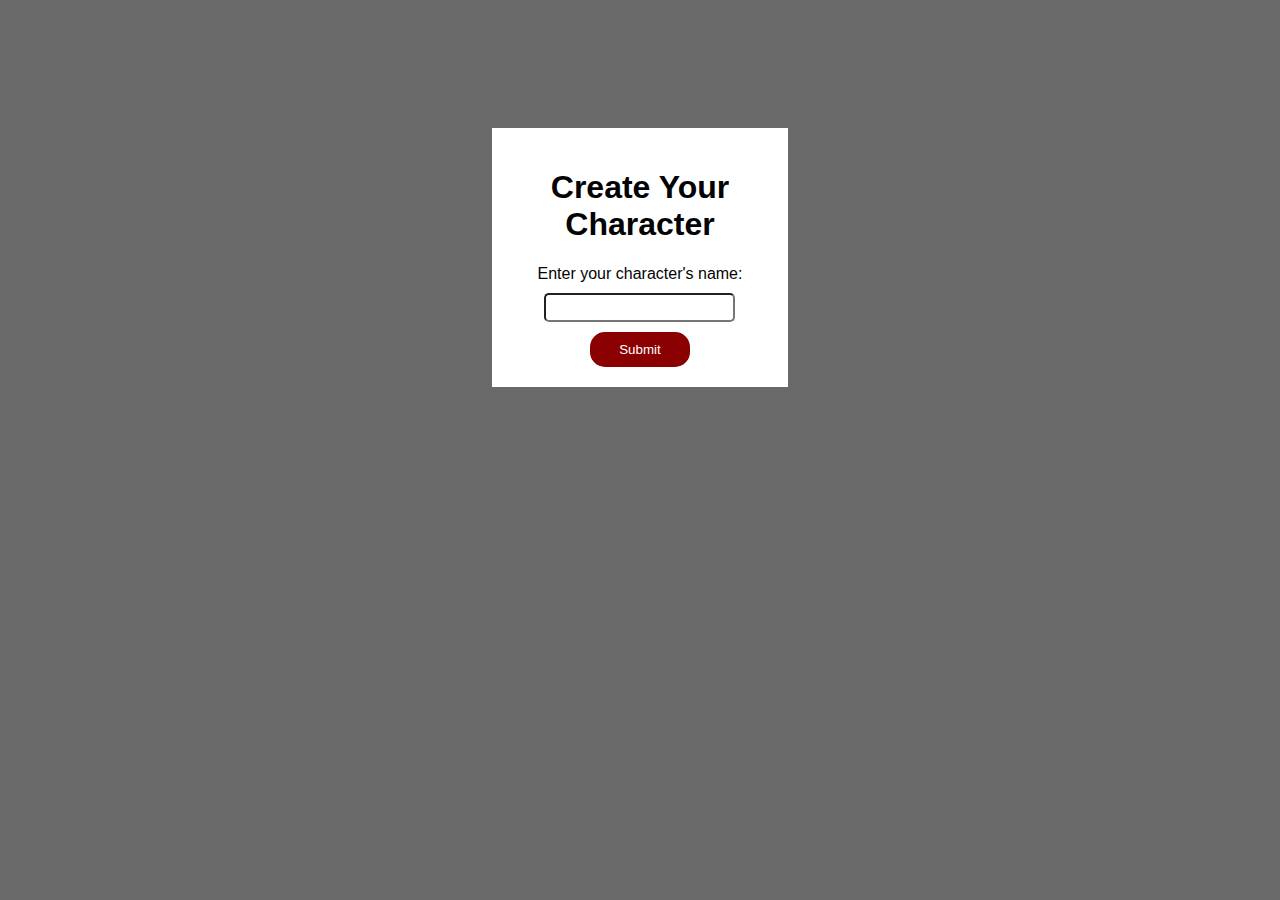
<file: not-fight-club/index.html>
<!DOCTYPE html>
<html lang="en">
  <head>
    <meta charset="UTF-8" />
    <meta name="viewport" content="width=device-width, initial-scale=1.0" />
    <link rel="stylesheet" href="style.css" />
    <title>Not-fight-club</title>
  </head>
  <body>
    <section class="create">
      <h1>Create Your Character</h1>
      <form id="character-form">
        <label for="charname">Enter your character's name:</label><br />
        <input
          type="text"
          id="charname"
          name="charname"
          class="name-field"
        /><br />
        <input type="submit" value="Submit" class="submit-button" />
      </form>
    </section>
    <script src="script.js"></script>
  </body>
</html>
</file>
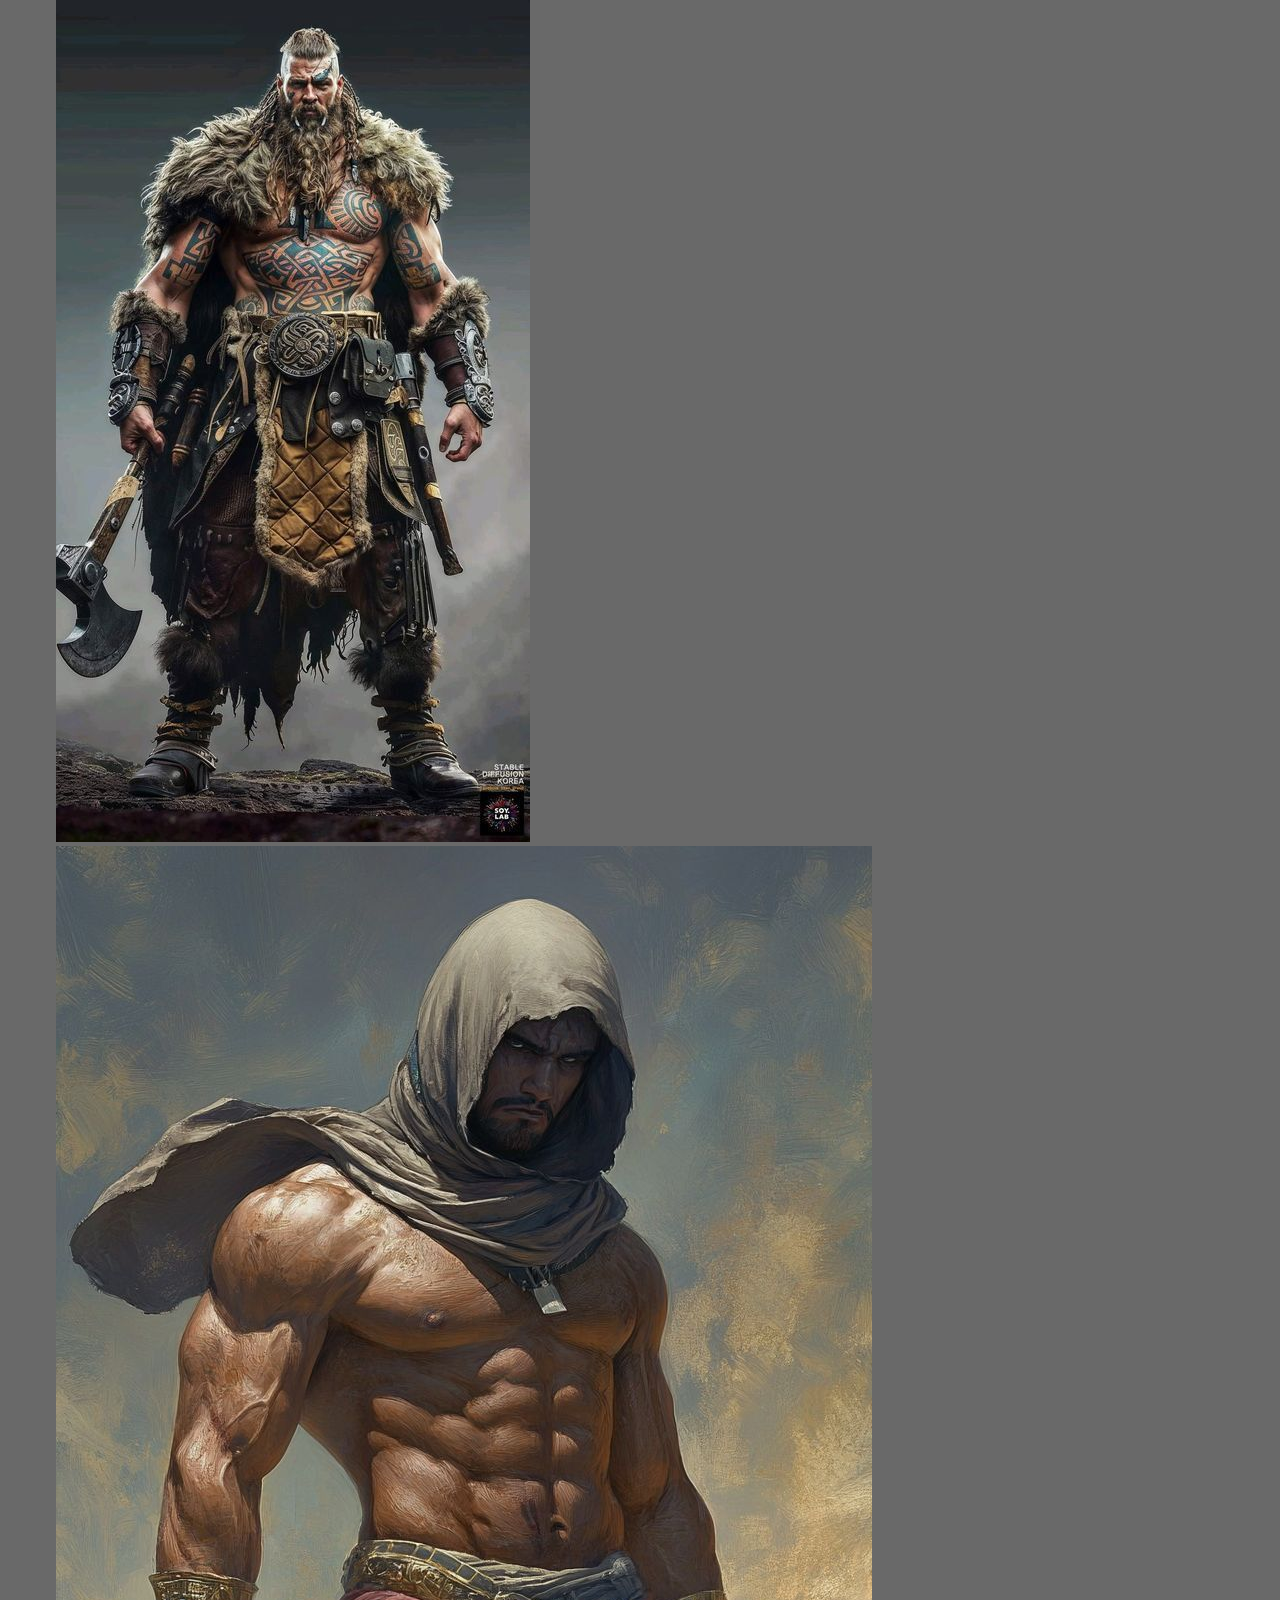
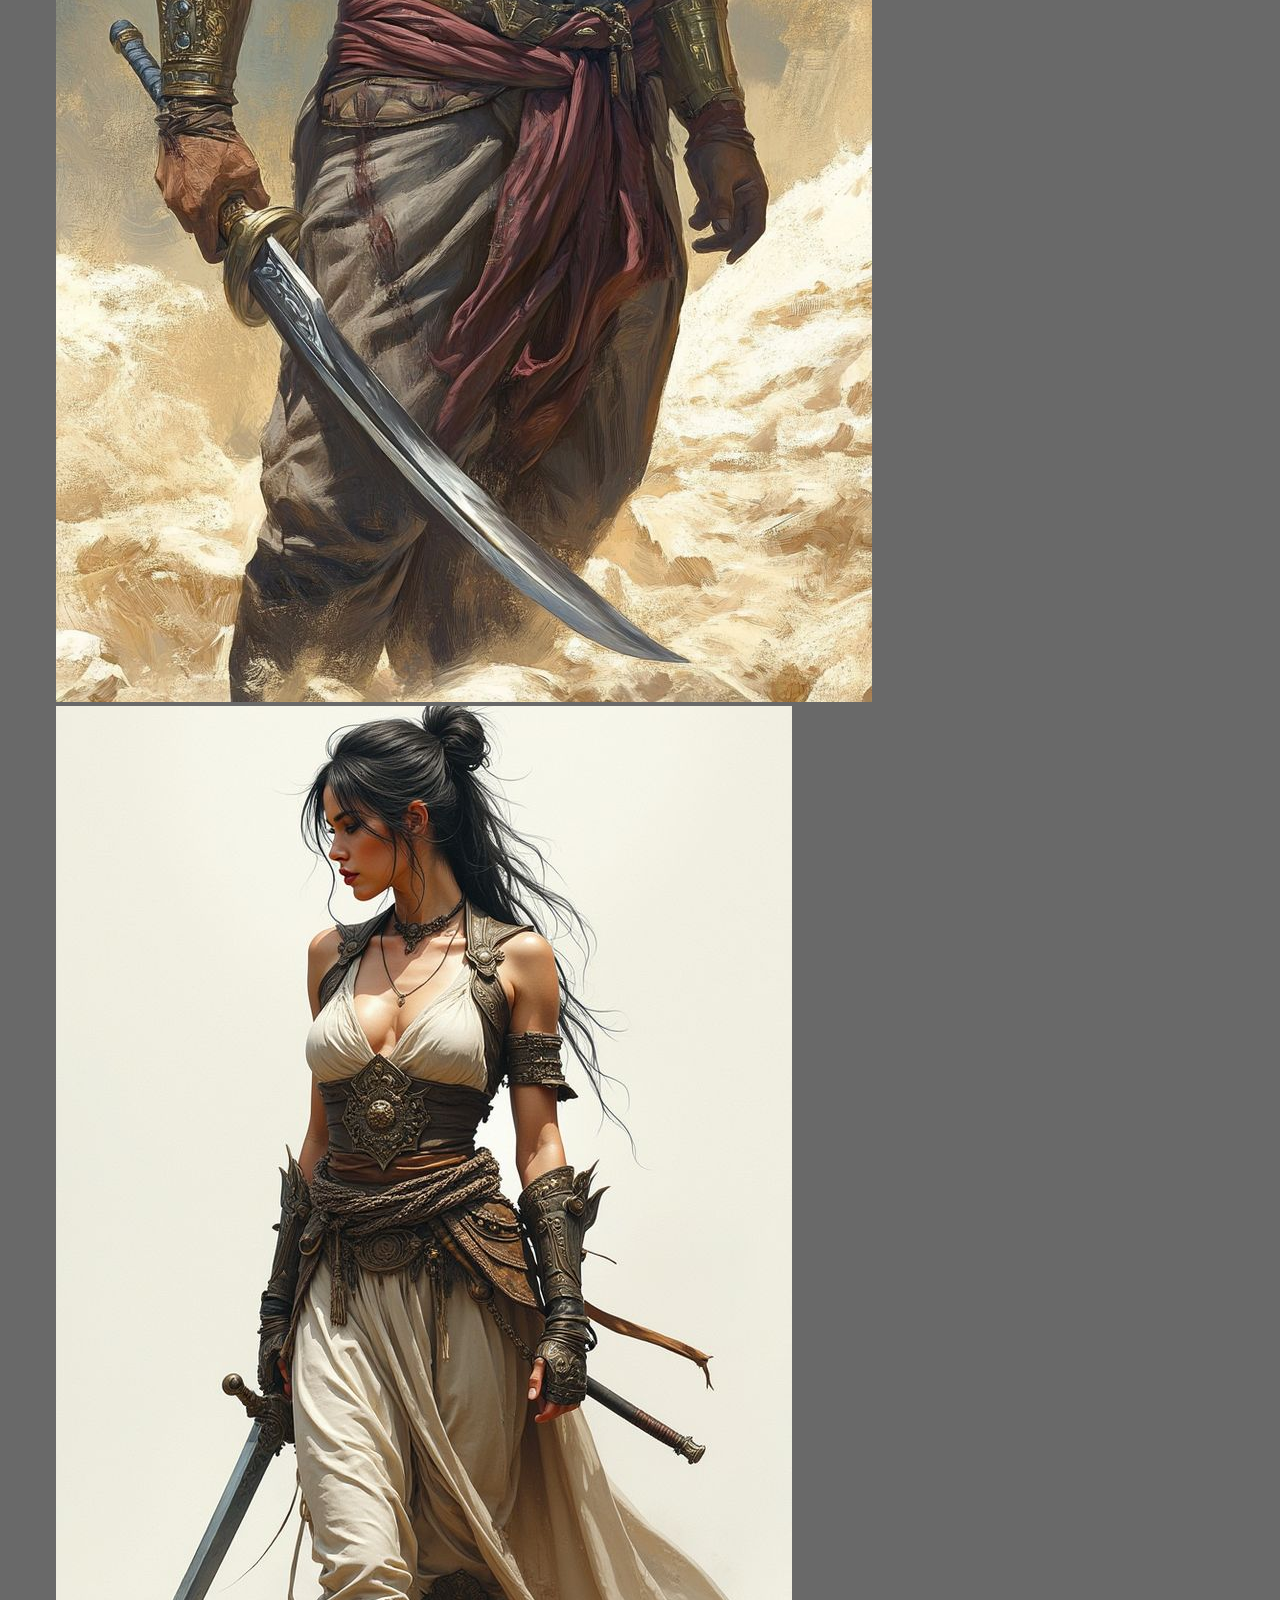
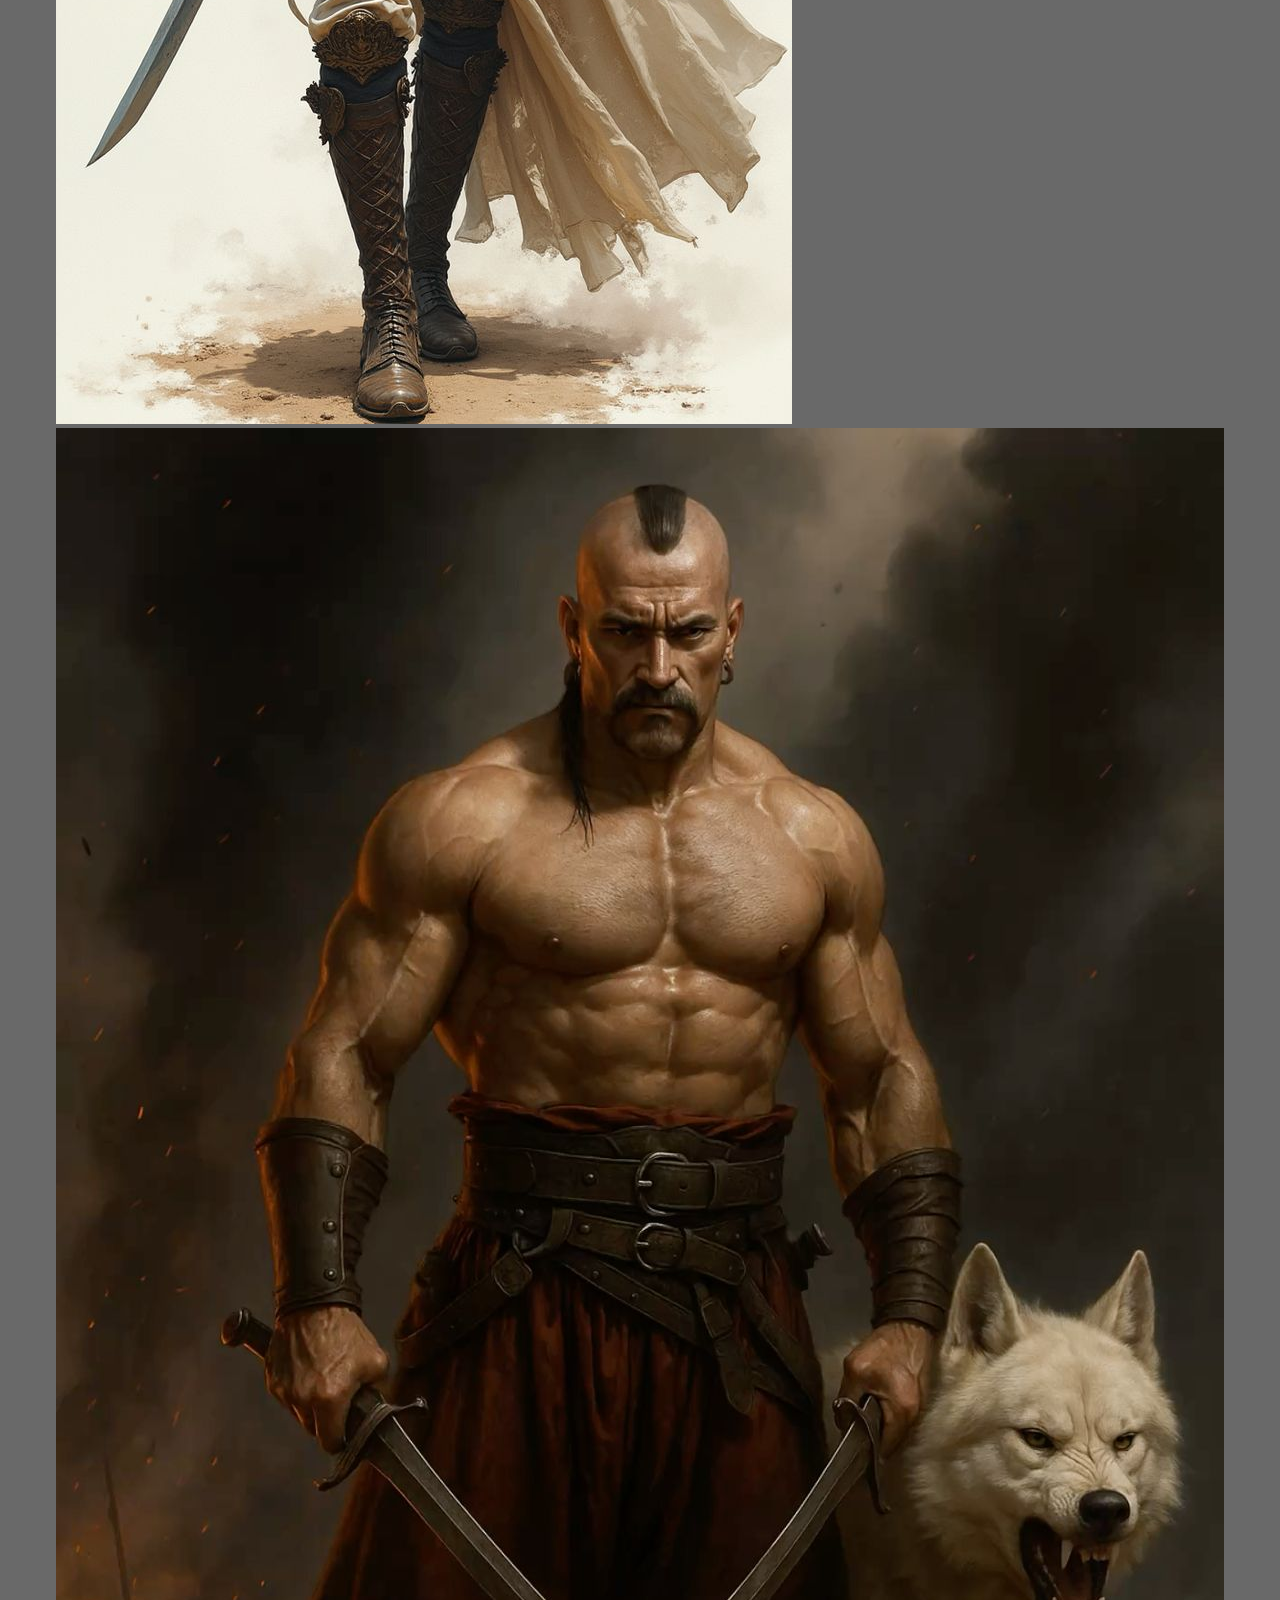
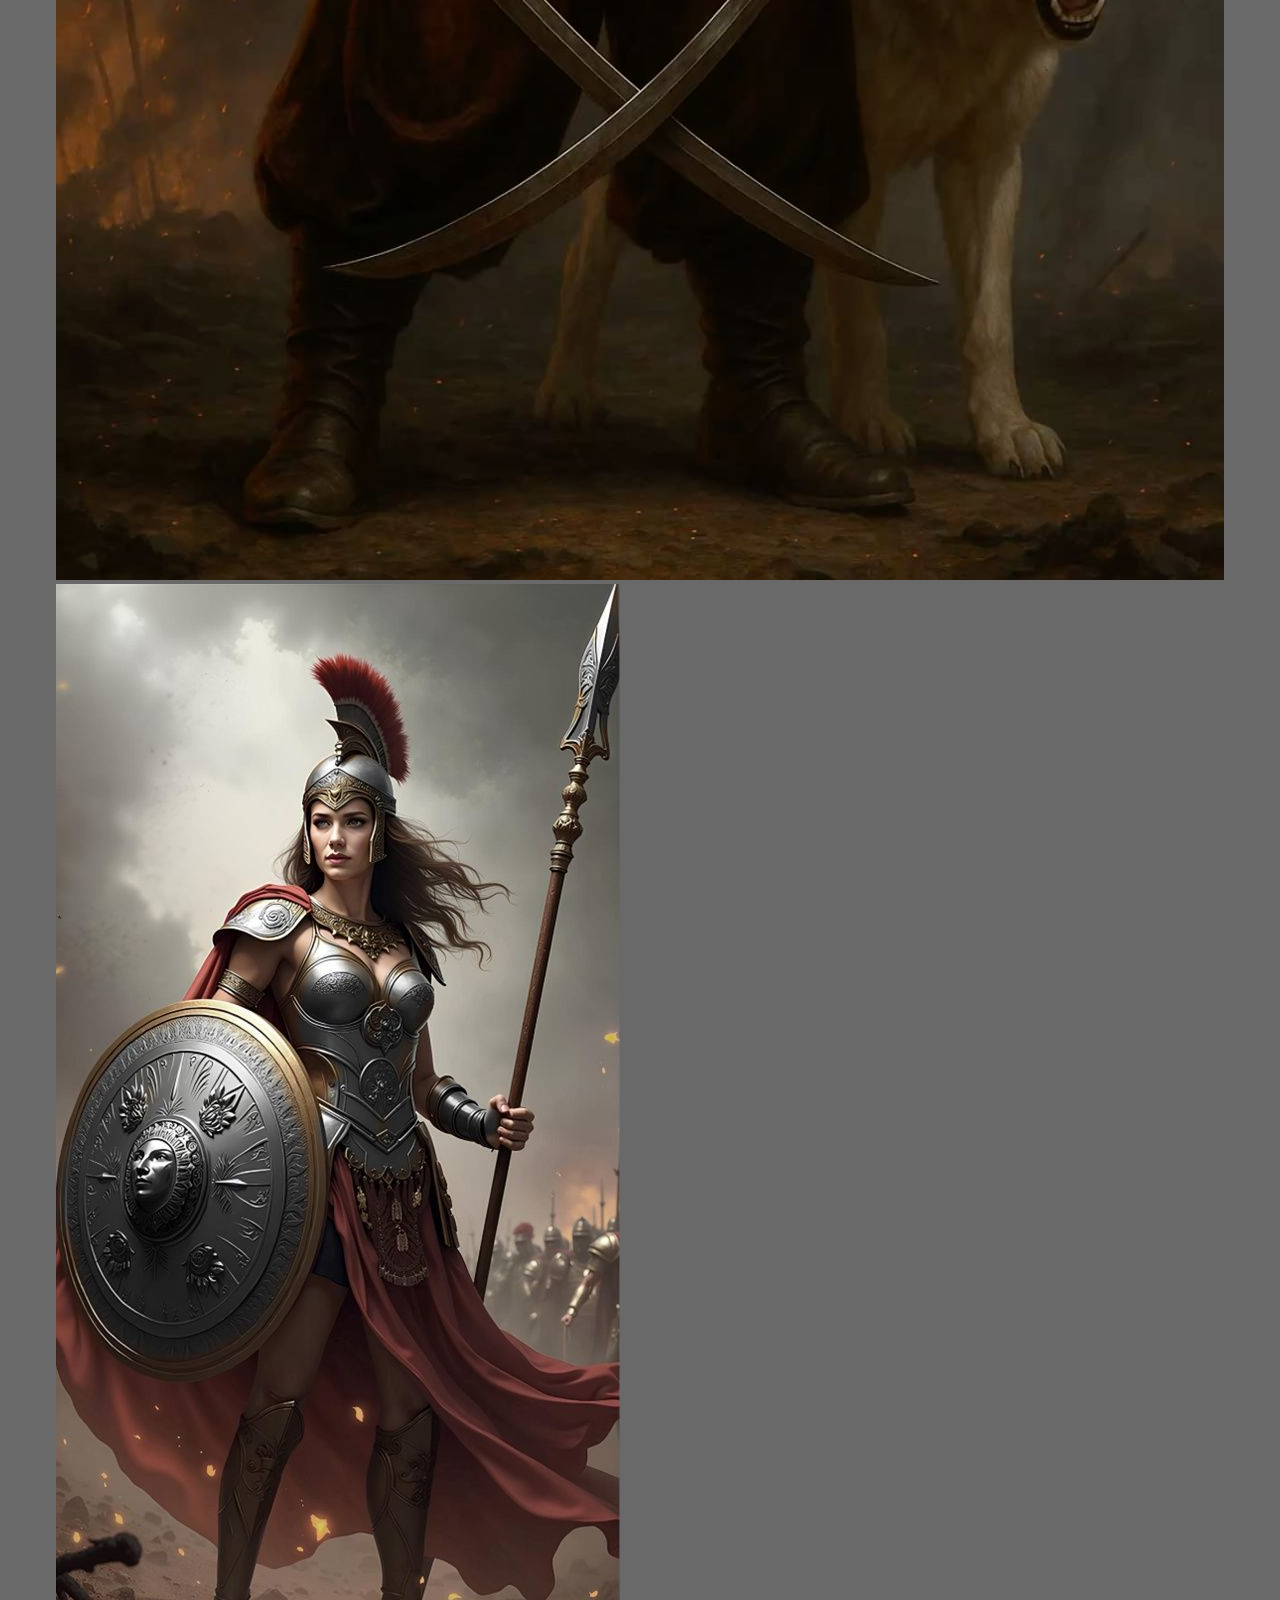
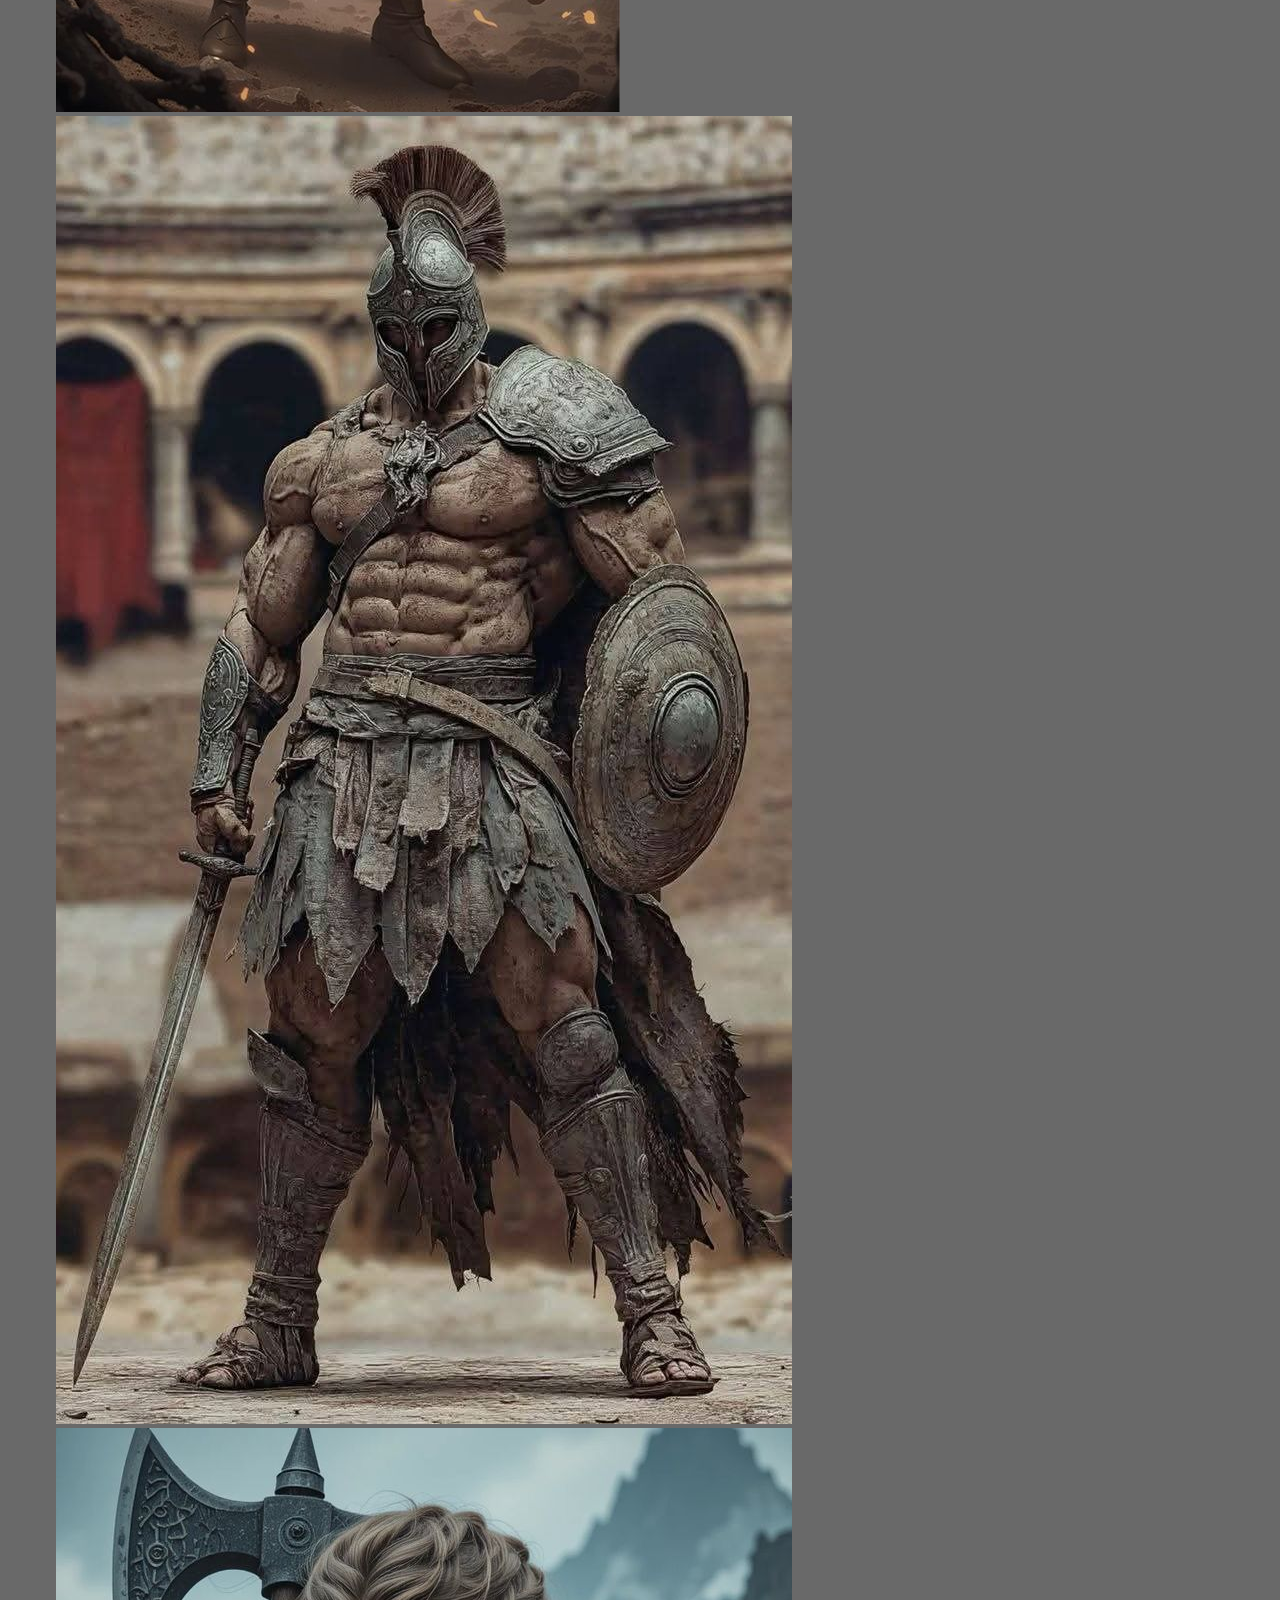
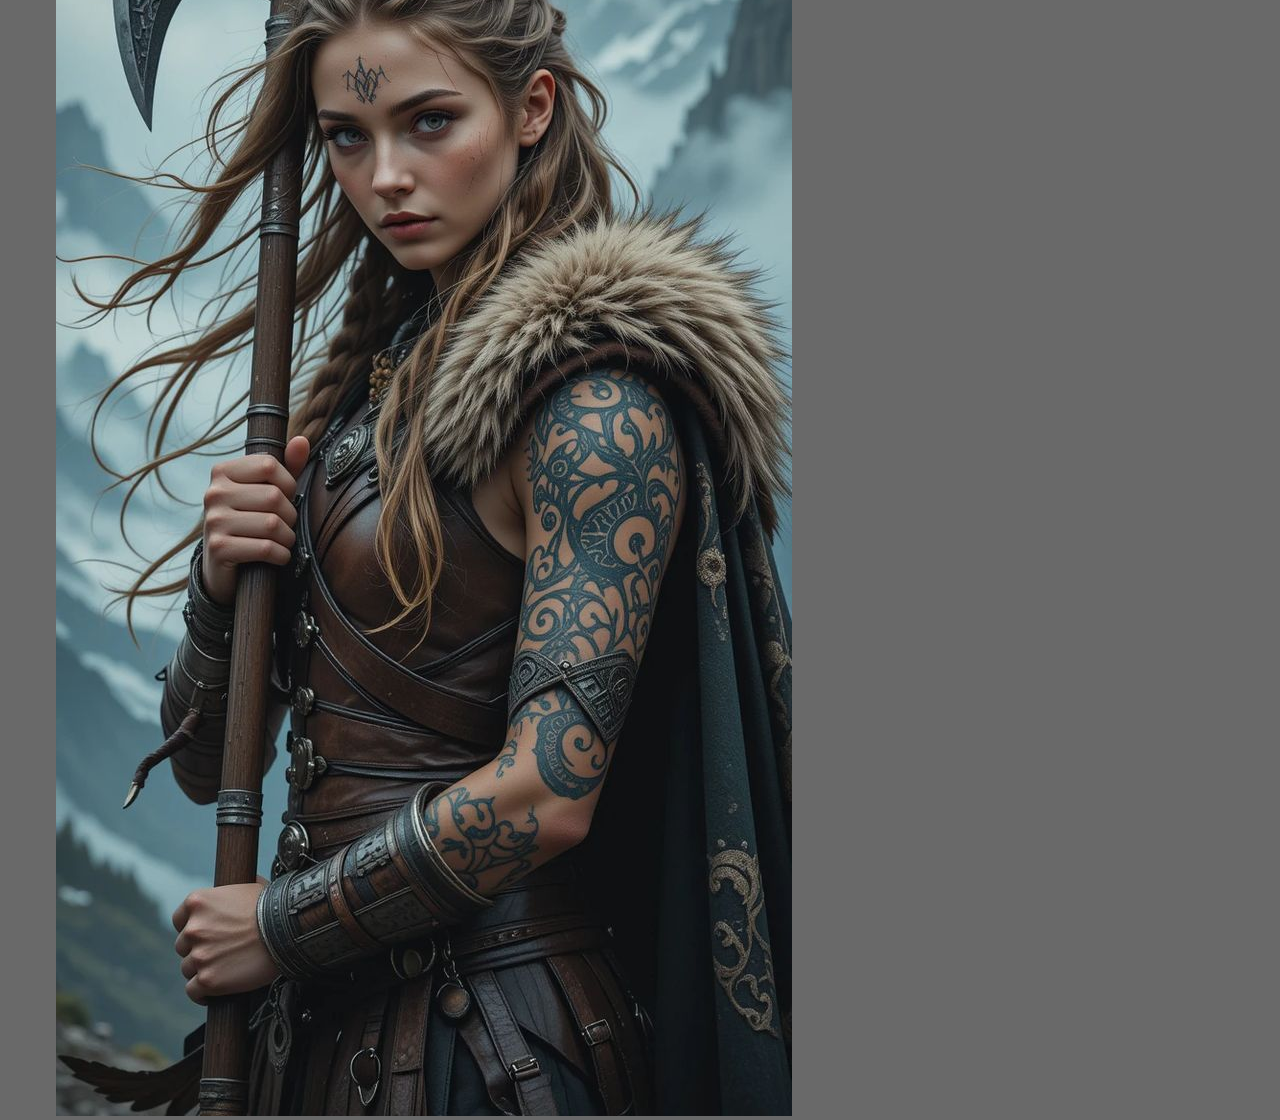
<file: not-fight-club/characters.html>
<!DOCTYPE html>
<html lang="en">
  <head>
    <meta charset="UTF-8" />
    <meta name="viewport" content="width=device-width, initial-scale=1.0" />
    <link rel="stylesheet" href="style.css" />
    <title>Characters</title>
  </head>
  <body>
    <section class="choose">
      <div class="character-image choose-img">
        <img src="assets/16a99e9d5e4d32c3dcc8e6d442bfc132.jpg" alt="warrior" />
      </div>
      <div class="character-image choose-img">
        <img src="assets/4ee1af279d2898fba91afb80b8d1dc2c.jpg" alt="warrior" />
      </div>
      <div class="character-image choose-img">
        <img src="assets/79bcafa19b9884b30af538492f53320e.jpg" alt="warrior" />
      </div>
      <div class="character-image choose-img">
        <img src="assets/8f93af558afc5a3cb86db588211bc9f1.jpg" alt="warrior" />
      </div>
      <div class="character-image choose-img">
        <img src="assets/ba06ef329efc1b01f6dfd899c5be3585.jpg" alt="warrior" />
      </div>
      <div class="character-image choose-img">
        <img src="assets/d9fc24194bcce0f329db90229761117f.jpg" alt="warrior" />
      </div>
      <div class="character-image choose-img">
        <img src="assets/e86f02943c264b3ff1a602a905e1f554.jpg" alt="warrior" />
      </div>
    </section>
    <script src="characters.js"></script>
  </body>
</html>
</file>
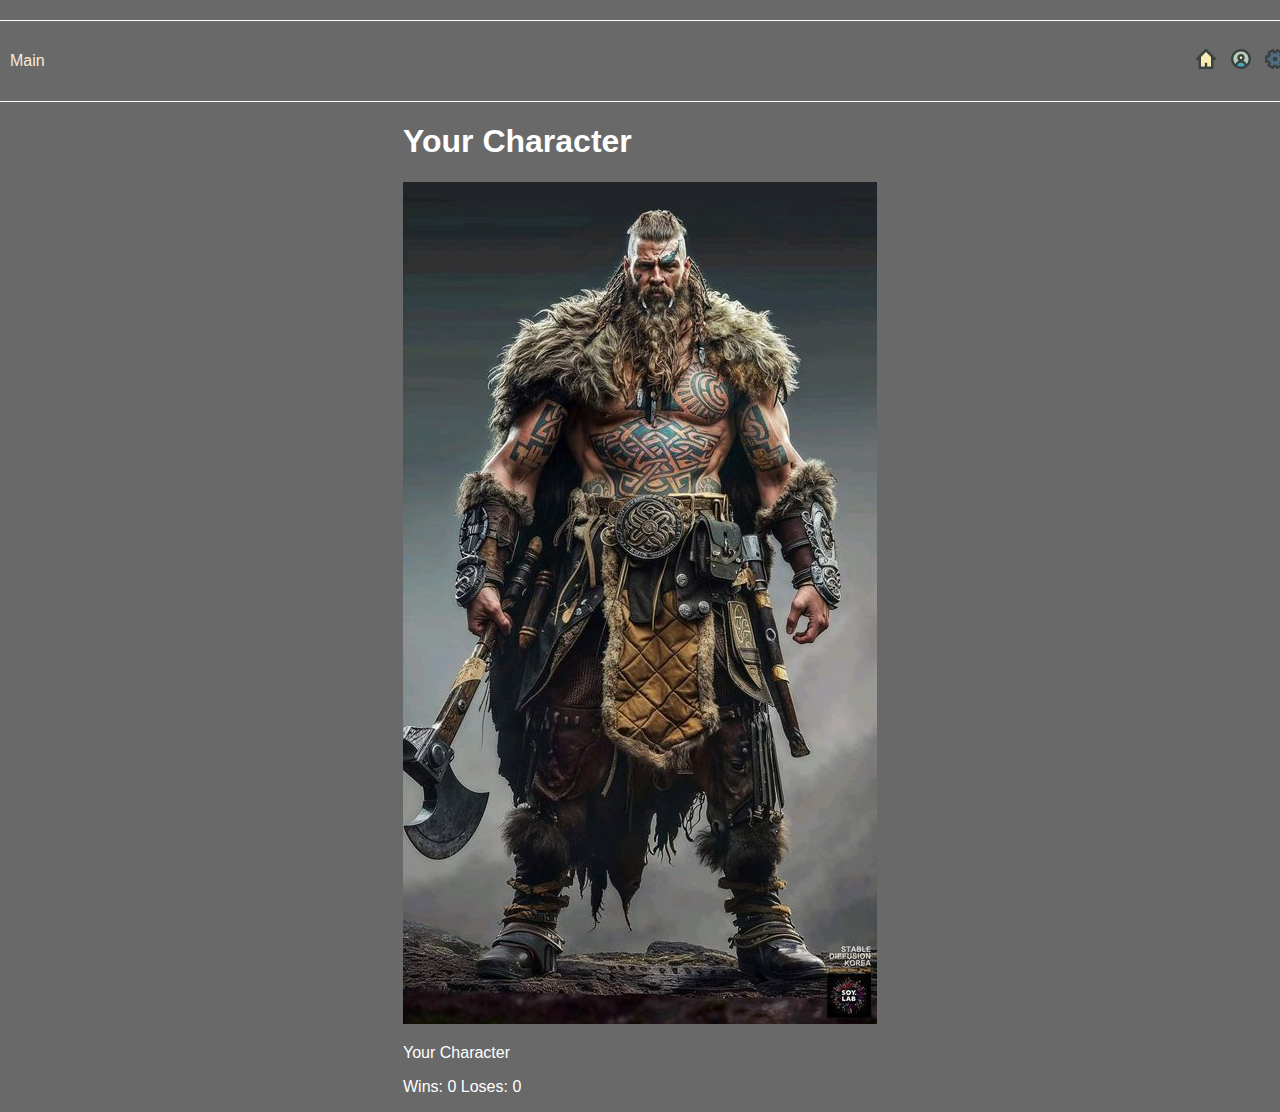
<file: not-fight-club/charpage.html>
<!DOCTYPE html>
<html lang="en">
  <head>
    <meta charset="UTF-8" />
    <meta name="viewport" content="width=device-width, initial-scale=1.0" />
    <link rel="stylesheet" href="style.css" />
    <title>Character Page</title>
  </head>
  <body>
    <header class="header">
      <nav class="navigation-panel">
        <div class="main">
          <p><a class="link main-link" href="index.html">Main</a>
        </div>
        <div class="nav-links">
          <a class='nav-icon' href='start.html'><img src="assets/house-svgrepo-com.svg" width=20px alt="home"></a>
          <a class='nav-icon' href='charpage.html'><img src="assets/id-card-svgrepo-com.svg" width=20px alt="profile"></a>
          <a class='nav-icon' href='options.html'><img src="assets/cog-svgrepo-com.svg" width=20px alt="options"></a>
        </div>
      </nav>
    </header>
    <section class="character">
      <h1>Your Character</h1>
      <div class="character-description">
        <div class="character-image player">
          <a href="characters.html"
            ><img
              src="assets/16a99e9d5e4d32c3dcc8e6d442bfc132.jpg"
              alt="warrior"
          /></a>
        </div>
        <div class="character-scores">
        <p class="character-name">Your Character</p>
        <p class="score">
          <span class="win">Wins: 0 </span> <span class="lose">Loses: 0</span>
        </p>
      </div>
    </section>
        <script src="charpage.js"></script>
  </body>
</html>
</file>
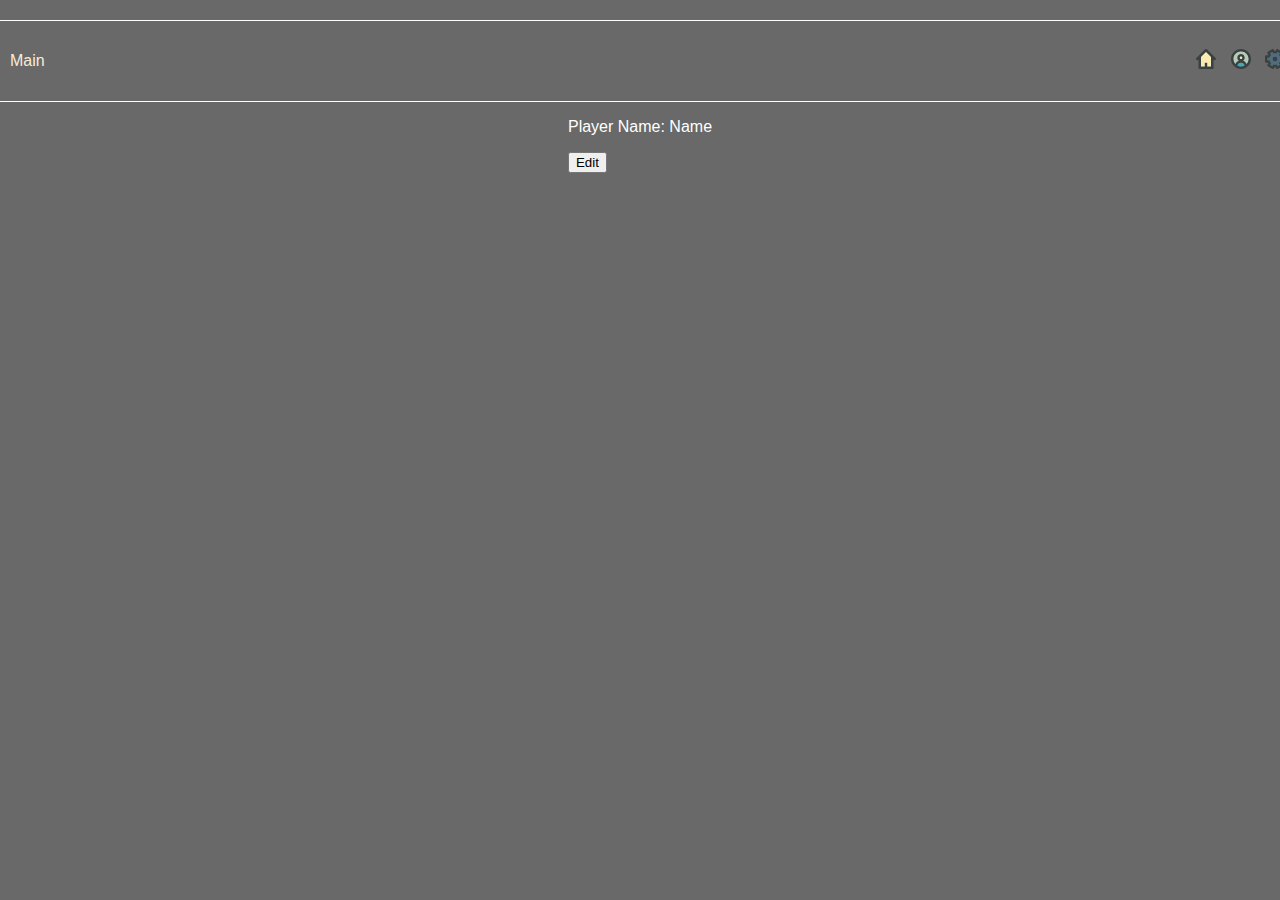
<file: not-fight-club/options.html>
<!DOCTYPE html>
<html lang="en">
  <head>
    <meta charset="UTF-8" />
    <meta name="viewport" content="width=device-width, initial-scale=1.0" />
    <link rel="stylesheet" href="style.css" />
    <title>Character Page</title>
  </head>
  <body>
    <header class="header">
      <nav class="navigation-panel">
        <div class="main">
          <p><a class="link main-link" href="index.html">Main</a></p>
        </div>

        <div class="nav-links">
          <a class="nav-icon" href="start.html"
            ><img
              src="/not-fight-club/assets/house-svgrepo-com.svg"
              width="20px"
              alt="home"
          /></a>
          <a class="nav-icon" href="charpage.html"
            ><img
              src="/not-fight-club/assets/id-card-svgrepo-com.svg"
              width="20px"
              alt="profile"
          /></a>
          <a class="nav-icon" href="options.html"
            ><img
              src="/not-fight-club/assets/cog-svgrepo-com.svg"
              width="20px"
              alt="options"
          /></a>
        </div>
      </nav>
    </header>
    <div class="options">
      <p><span>Player Name: </span><span class="name-edit">Name</span></p>
      <input type="submit" value="Edit" class="edit-button" />
    </div>
    <script src="script.js"></script>
  </body>
</html>
</file>
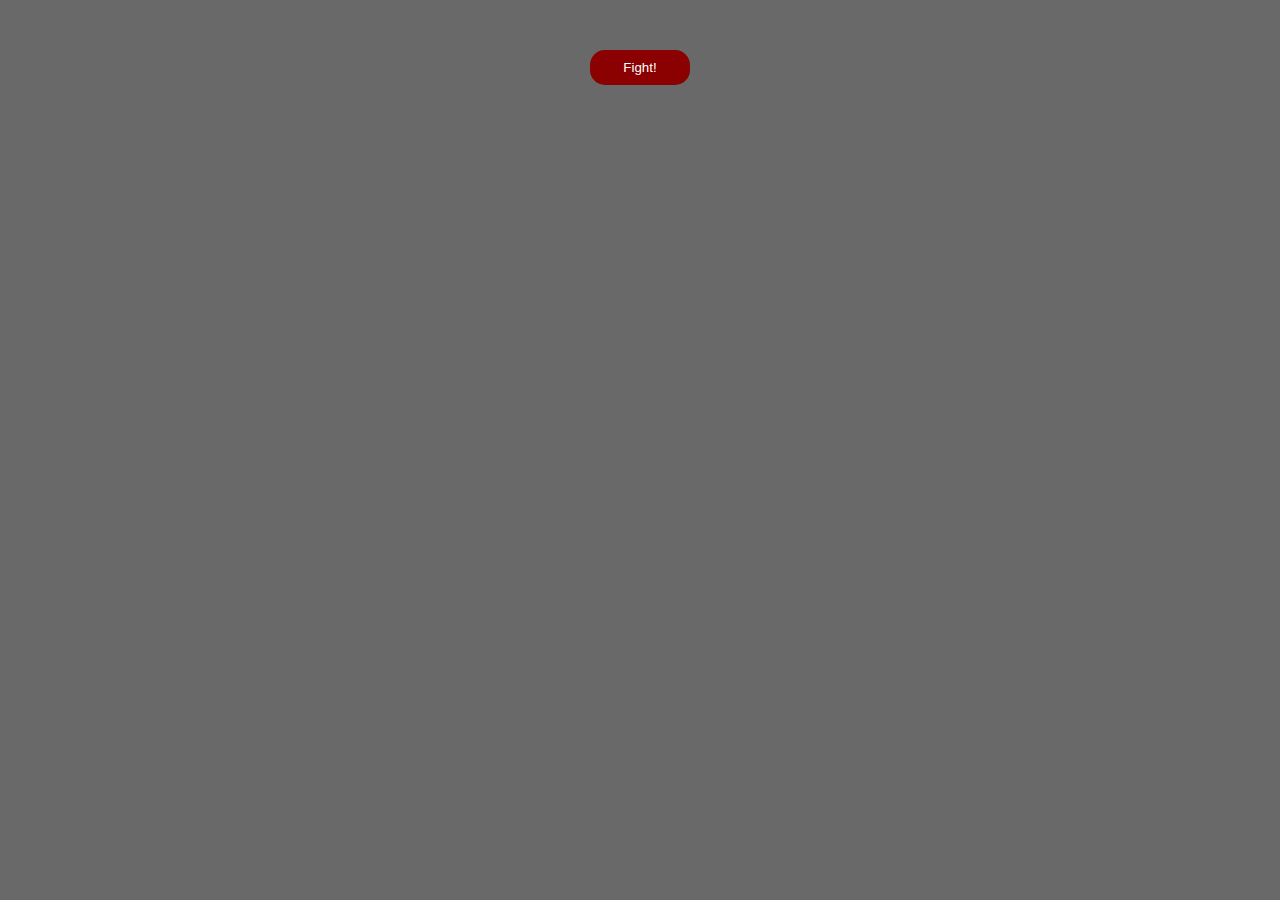
<file: not-fight-club/start.html>
<!DOCTYPE html>
<html lang="en">
  <head>
    <meta charset="UTF-8" />
    <meta name="viewport" content="width=device-width, initial-scale=1.0" />
    <link rel="stylesheet" href="style.css" />
    <title>Not-fight-club-game</title>
  </head>
  <body>
    <header></header>
    <main>
      <section class="start">
        <input type="submit" value="Fight!" class="submit-button" />
    </main>
    <script src="script.js"></script>
  </body>
</html>
</file>
<file: not-fight-club/style.css>
html{
    box-sizing: border-box;
    scroll-behavior: smooth;
}
body{
    max-width: 1420px;
    width: 100%;
    background-color: dimgray;
    color: white;
    font-family: Arial, Helvetica, sans-serif;
    display: flex;
    flex-direction: column;
    justify-content: space-between;
    align-items: center;
    margin: 0 auto;
    padding: 0;
}
.create {
    background-color: white;
    color: #030303;
    margin: 10% auto 0;
    display: flex;
    flex-direction: column;
justify-content: flex-start;
align-items: center;
width: 20%;
padding: 20px;
text-align: center;
}
.name-field{
    padding: 5px;
    margin: 10px 5px;
    border-radius: 5px;
}
.submit-button{
    background-color: darkred;
    border-radius: 15px;
    color: white;
    width: 100px;
    padding: 10px;
    border: none;
}
.header{
        width: 100%;
        padding: 10px 50px;
        border: 1px solid white;
        border-radius: 5px;
        margin-top: 20px;
}
.start{

        width: 100%;
    background-color: transparent;
    margin: 50% auto auto;
}
.submit-button:hover{
    cursor: pointer;
    background-color: red;
    color: #030303;
}
.navigation-panel{
    width: 100%;
    display: flex;
    justify-content: space-between;
    align-items: center;
    padding: 5px 10px;
}
.link, .main-link{
    text-decoration: none;
    color: antiquewhite;
    cursor: pointer;
}
.link:hover{
    color:burlywood;
    cursor: pointer;
}
.main-link:hover{
        color: antiquewhite;
            cursor: pointer;
}
.main-links{
    display: flex;
        justify-content: space-between;
        align-items: center;
}
.nav-icon{
    width: 20px;
    padding: 5px;
    cursor: pointer;
}
.nav-icon:hover{
    cursor: pointer;
}
</file>
